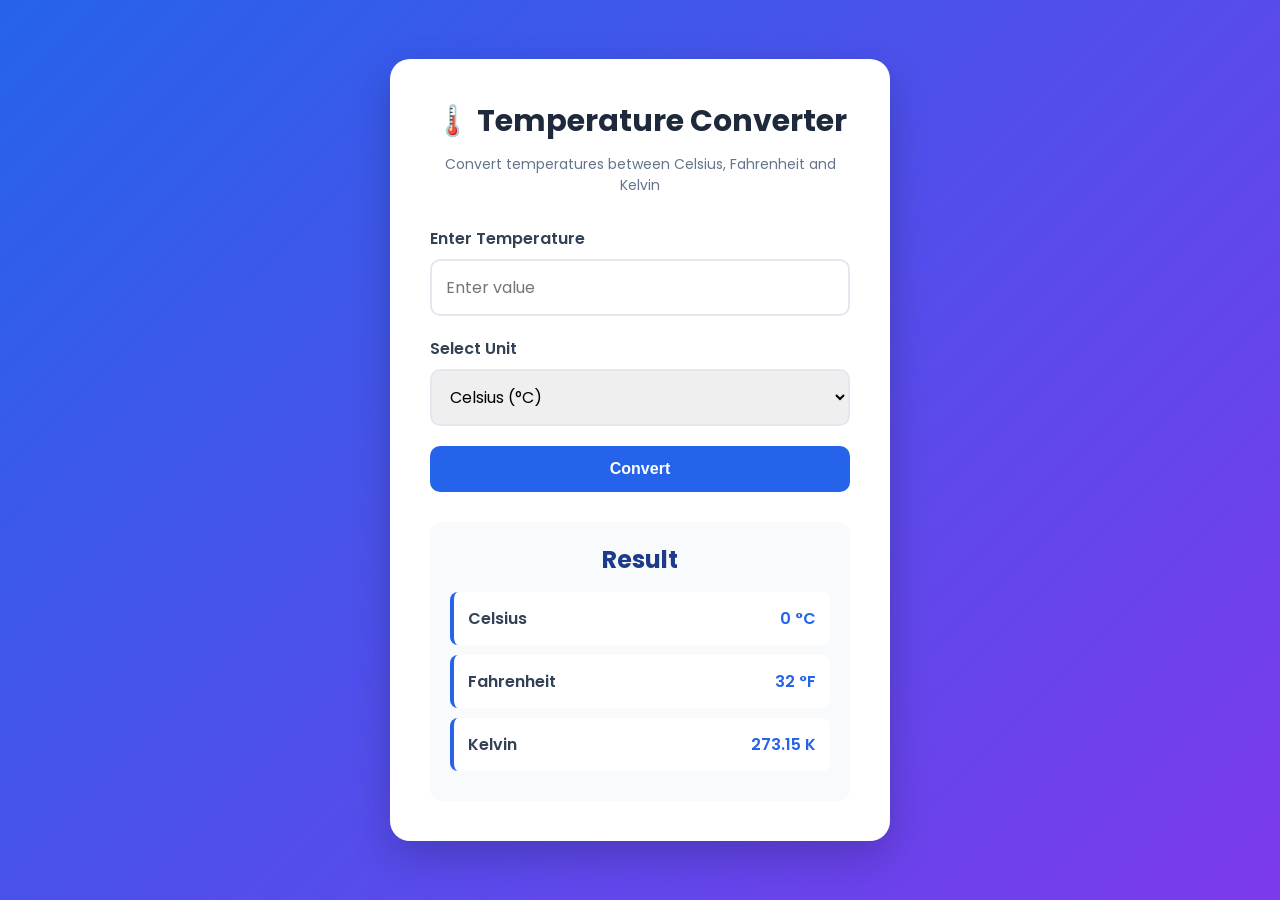
<file: index.html>
<!DOCTYPE html>
<html lang="en">

<head>
    <meta charset="UTF-8">
    <meta name="viewport" content="width=device-width, initial-scale=1.0">

    <title>Temperature Converter</title>

    <link rel="stylesheet" href="style.css">

    <link rel="preconnect" href="https://fonts.googleapis.com">
    <link rel="preconnect" href="https://fonts.gstatic.com" crossorigin>
    <link href="https://fonts.googleapis.com/css2?family=Poppins:wght@400;500;600;700&display=swap" rel="stylesheet">
</head>

<body>

    <div class="container">

        <div class="converter-box">

            <h1>🌡️ Temperature Converter</h1>

            <p class="subtitle">
                Convert temperatures between Celsius, Fahrenheit and Kelvin
            </p>

            <div class="input-group">
                <label for="temperature">Enter Temperature</label>

                <input
                    type="number"
                    id="temperature"
                    placeholder="Enter value"
                >
            </div>


            <div class="input-group">

                <label for="unit">Select Unit</label>

                <select id="unit">
                    <option value="celsius">Celsius (°C)</option>
                    <option value="fahrenheit">Fahrenheit (°F)</option>
                    <option value="kelvin">Kelvin (K)</option>
                </select>

            </div>


            <button onclick="convertTemperature()">
                Convert
            </button>


            <div class="result-box">

                <h2>Result</h2>

                <div class="result">
                    <p>Celsius</p>
                    <span id="celsius">0 °C</span>
                </div>

                <div class="result">
                    <p>Fahrenheit</p>
                    <span id="fahrenheit">32 °F</span>
                </div>

                <div class="result">
                    <p>Kelvin</p>
                    <span id="kelvin">273.15 K</span>
                </div>

            </div>

        </div>

    </div>

    <script src="script.js"></script>

</body>

</html>
</file>
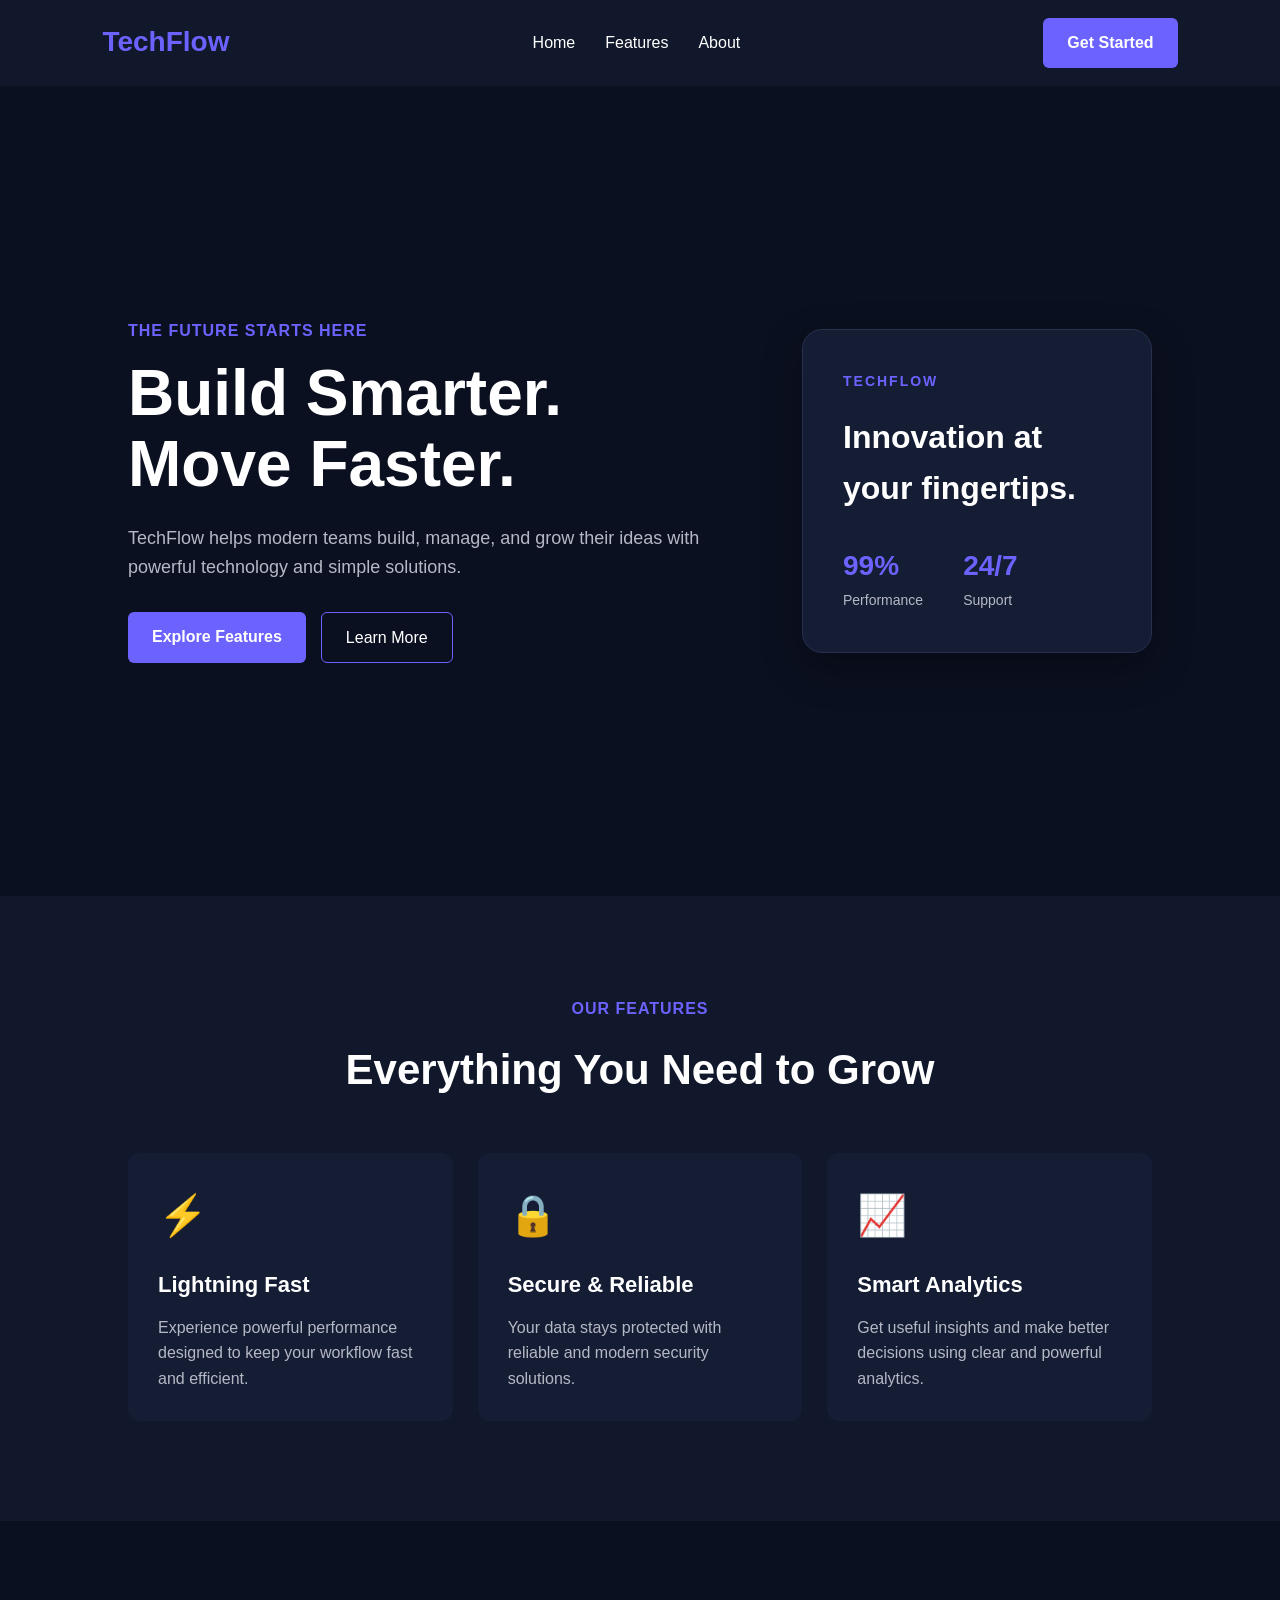
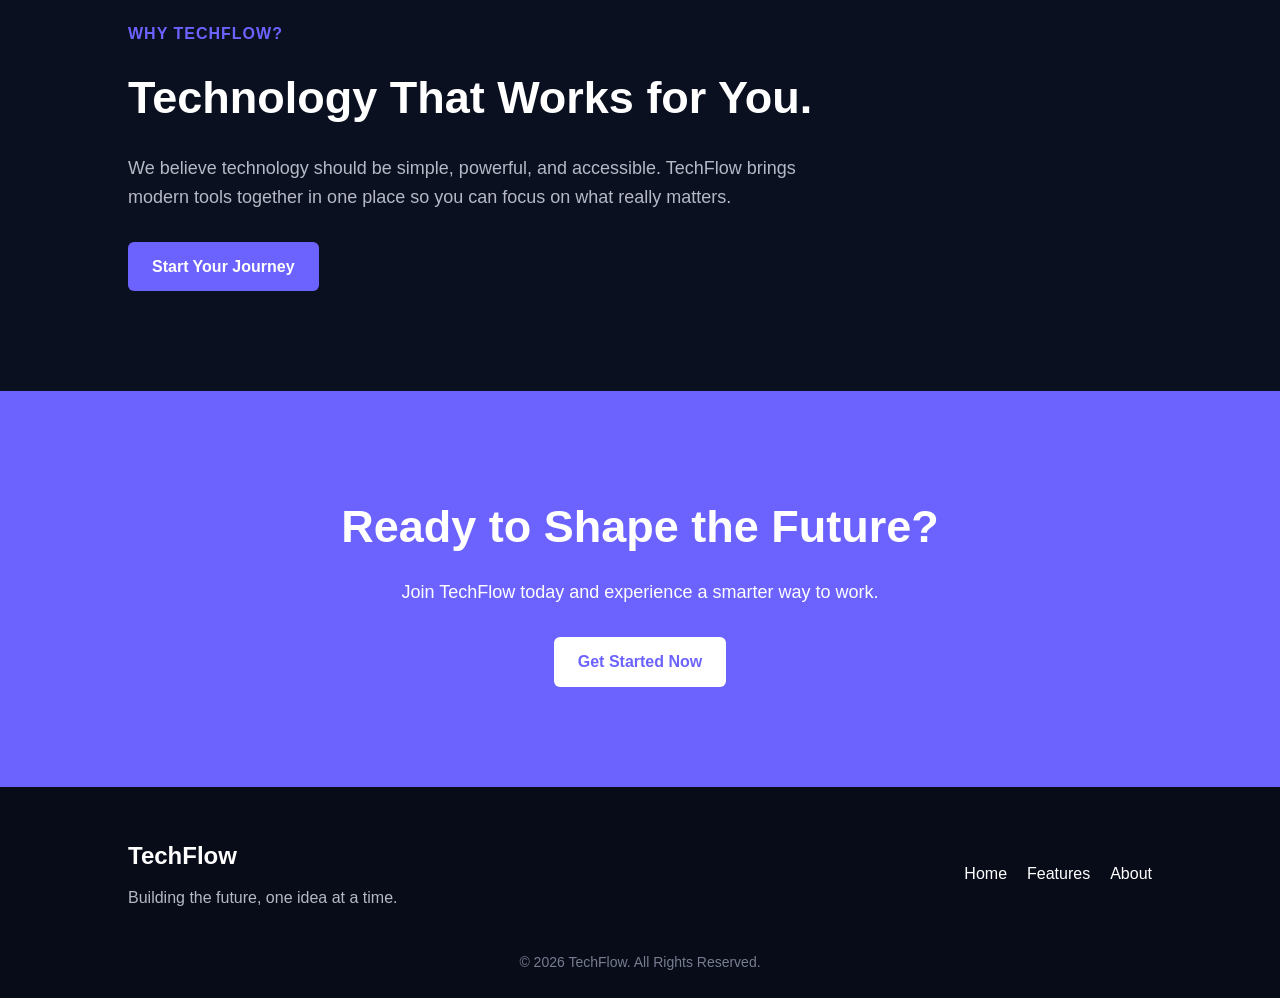
<file: WebDev-L1-LandingPage/index.html>
<!DOCTYPE html>
<html lang="en">

<head>
    <meta charset="UTF-8">
    <meta name="viewport" content="width=device-width, initial-scale=1.0">

    <title>TechFlow | Future of Technology</title>

    <link rel="stylesheet" href="style.css">
</head>

<body>

    <!-- Navigation Bar -->
    <nav class="navbar">
        <div class="logo">TechFlow</div>

        <ul class="nav-links">
            <li><a href="#home">Home</a></li>
            <li><a href="#features">Features</a></li>
            <li><a href="#about">About</a></li>
        </ul>

        <a href="#contact" class="nav-button">Get Started</a>
    </nav>


    <!-- Hero Section -->
    <section class="hero" id="home">

        <div class="hero-content">
            <p class="tag">THE FUTURE STARTS HERE</p>

            <h1>Build Smarter.<br>Move Faster.</h1>

            <p class="hero-text">
                TechFlow helps modern teams build, manage, and grow
                their ideas with powerful technology and simple solutions.
            </p>

            <div class="hero-buttons">
                <a href="#features" class="primary-button">
                    Explore Features
                </a>

                <a href="#about" class="secondary-button">
                    Learn More
                </a>
            </div>
        </div>


        <div class="hero-card">
            <p class="card-title">TECHFLOW</p>

            <h2>
                Innovation at<br>
                your fingertips.
            </h2>

            <div class="stats">

                <div class="stat">
                    <h3>99%</h3>
                    <p>Performance</p>
                </div>

                <div class="stat">
                    <h3>24/7</h3>
                    <p>Support</p>
                </div>

            </div>
        </div>

    </section>


    <!-- Features Section -->
    <section class="features" id="features">

        <div class="section-heading">
            <p class="tag">OUR FEATURES</p>
            <h2>Everything You Need to Grow</h2>
        </div>


        <div class="feature-container">

            <div class="feature-card">
                <div class="icon">⚡</div>

                <h3>Lightning Fast</h3>

                <p>
                    Experience powerful performance designed to keep
                    your workflow fast and efficient.
                </p>
            </div>


            <div class="feature-card">
                <div class="icon">🔒</div>

                <h3>Secure & Reliable</h3>

                <p>
                    Your data stays protected with reliable and
                    modern security solutions.
                </p>
            </div>


            <div class="feature-card">
                <div class="icon">📈</div>

                <h3>Smart Analytics</h3>

                <p>
                    Get useful insights and make better decisions
                    using clear and powerful analytics.
                </p>
            </div>

        </div>

    </section>


    <!-- About Section -->
    <section class="about" id="about">

        <div class="about-content">

            <p class="tag">WHY TECHFLOW?</p>

            <h2>Technology That Works for You.</h2>

            <p>
                We believe technology should be simple, powerful, and
                accessible. TechFlow brings modern tools together in one
                place so you can focus on what really matters.
            </p>

            <a href="#contact" class="primary-button">
                Start Your Journey
            </a>

        </div>

    </section>


    <!-- Contact / Call to Action -->
    <section class="contact" id="contact">

        <h2>Ready to Shape the Future?</h2>

        <p>
            Join TechFlow today and experience a smarter way to work.
        </p>

        <a href="#home" class="primary-button">
            Get Started Now
        </a>

    </section>


    <!-- Footer -->
    <footer>

        <div class="footer-content">

            <div>
                <h2>TechFlow</h2>

                <p>
                    Building the future, one idea at a time.
                </p>
            </div>


            <div class="footer-links">
                <a href="#home">Home</a>
                <a href="#features">Features</a>
                <a href="#about">About</a>
            </div>

        </div>


        <p class="copyright">
            © 2026 TechFlow. All Rights Reserved.
        </p>

    </footer>

</body>

</html>
</file>
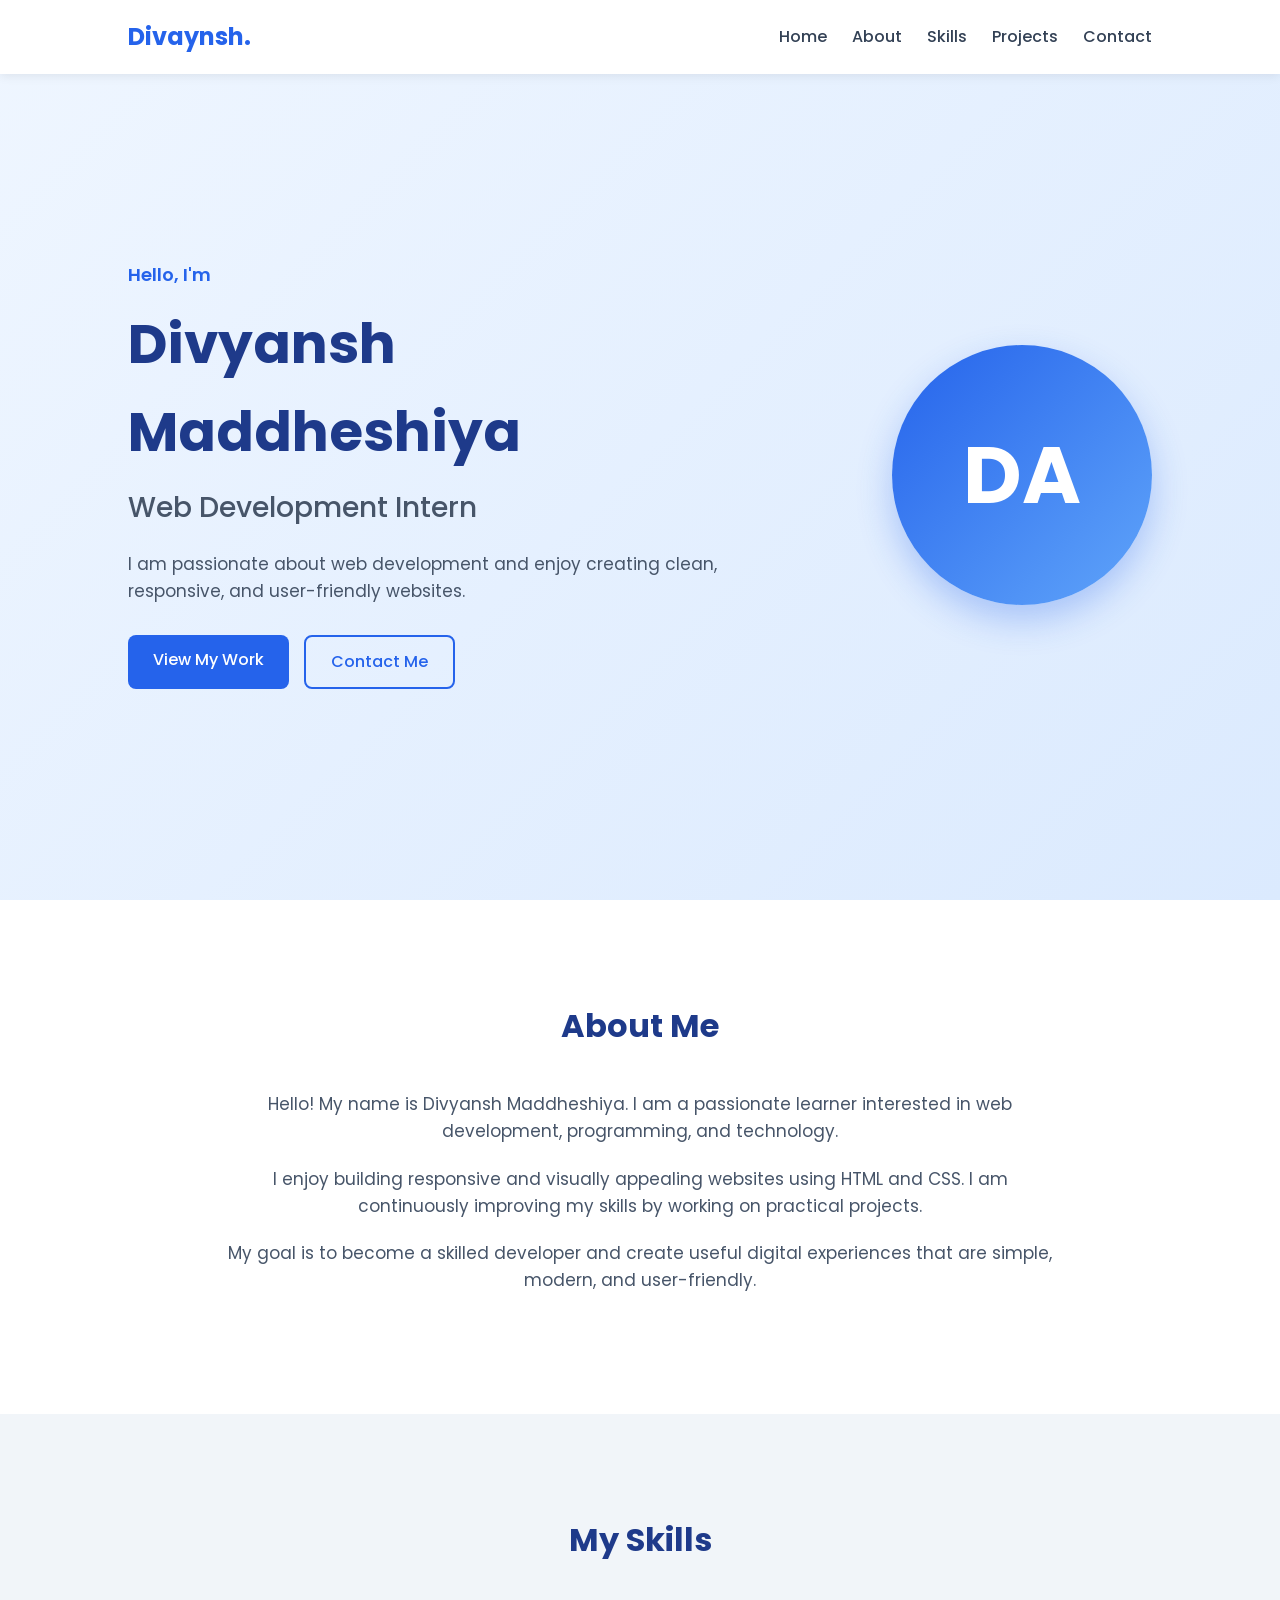
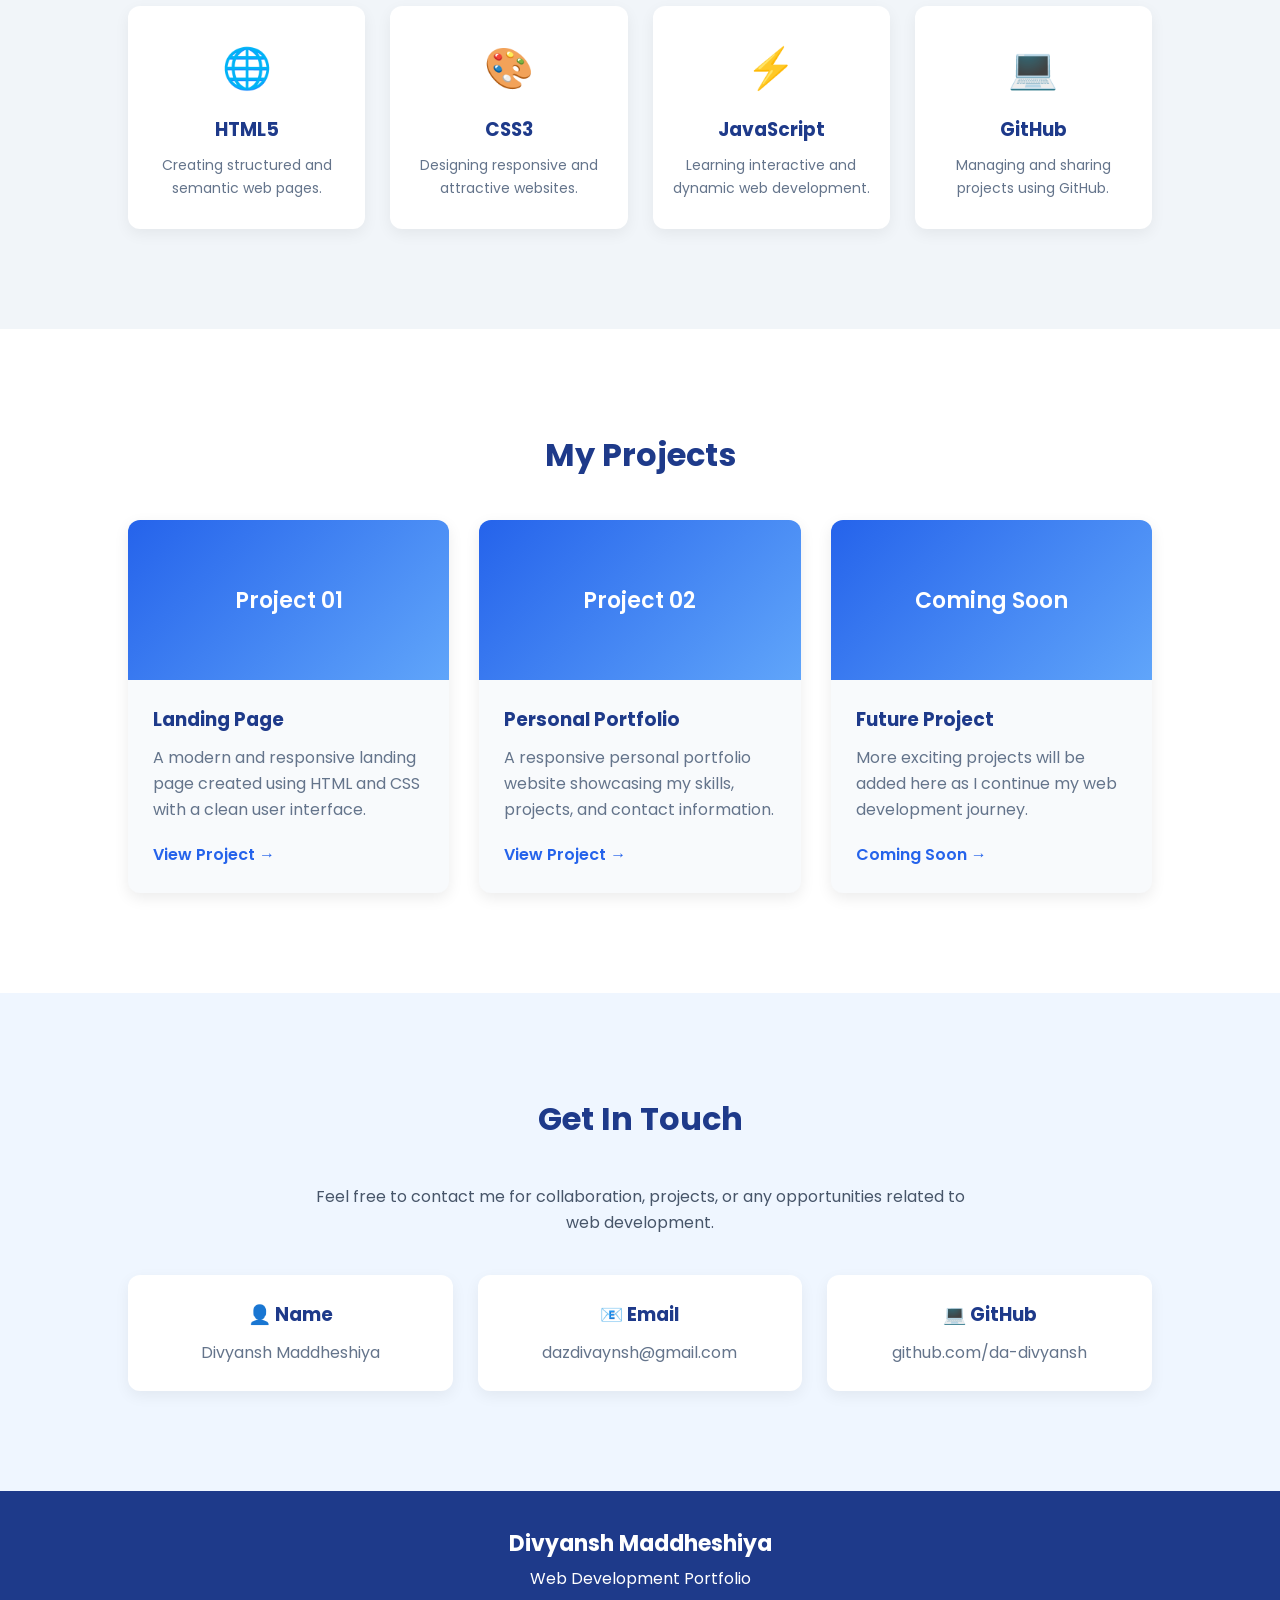
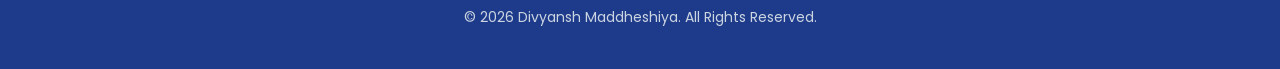
<file: WebDev-L1-PersonalPortfolio/index.html>
<!DOCTYPE html>
<html lang="en">
<head>
    <meta charset="UTF-8">
    <meta name="viewport" content="width=device-width, initial-scale=1.0">

    <title>Divyansh Maddheshiya | Portfolio</title>

    <link rel="stylesheet" href="style.css">

    <link rel="preconnect" href="https://fonts.googleapis.com">
    <link rel="preconnect" href="https://fonts.gstatic.com" crossorigin>
    <link href="https://fonts.googleapis.com/css2?family=Poppins:wght@400;500;600;700&display=swap" rel="stylesheet">
</head>

<body>

    <!-- Navigation Bar -->
    <nav class="navbar">
        <div class="logo">Divaynsh.</div>

        <ul class="nav-links">
            <li><a href="#home">Home</a></li>
            <li><a href="#about">About</a></li>
            <li><a href="#skills">Skills</a></li>
            <li><a href="#projects">Projects</a></li>
            <li><a href="#contact">Contact</a></li>
        </ul>
    </nav>


    <!-- Hero Section -->
    <section id="home" class="hero">

        <div class="hero-content">

            <div class="hero-text">
                <p class="hello">Hello, I'm</p>

                <h1>Divyansh Maddheshiya</h1>

                <h2>Web Development Intern</h2>

                <p class="hero-description">
                    I am passionate about web development and enjoy creating
                    clean, responsive, and user-friendly websites.
                </p>

                <div class="hero-buttons">
                    <a href="#projects" class="btn">View My Work</a>
                    <a href="#contact" class="btn btn-outline">Contact Me</a>
                </div>
            </div>

            <div class="hero-image">
                <div class="profile-circle">
                    <span>DA</span>
                </div>
            </div>

        </div>

    </section>


    <!-- About Section -->
    <section id="about" class="about section">

        <h2 class="section-title">About Me</h2>

        <div class="about-content">

            <p>
                Hello! My name is Divyansh Maddheshiya. I am a passionate learner
                interested in web development, programming, and technology.
            </p>

            <p>
                I enjoy building responsive and visually appealing websites
                using HTML and CSS. I am continuously improving my skills by
                working on practical projects.
            </p>

            <p>
                My goal is to become a skilled developer and create useful
                digital experiences that are simple, modern, and user-friendly.
            </p>

        </div>

    </section>


    <!-- Skills Section -->
    <section id="skills" class="skills section">

        <h2 class="section-title">My Skills</h2>

        <div class="skills-container">

            <div class="skill-card">
                <div class="skill-icon">🌐</div>
                <h3>HTML5</h3>
                <p>Creating structured and semantic web pages.</p>
            </div>

            <div class="skill-card">
                <div class="skill-icon">🎨</div>
                <h3>CSS3</h3>
                <p>Designing responsive and attractive websites.</p>
            </div>

            <div class="skill-card">
                <div class="skill-icon">⚡</div>
                <h3>JavaScript</h3>
                <p>Learning interactive and dynamic web development.</p>
            </div>

            <div class="skill-card">
                <div class="skill-icon">💻</div>
                <h3>GitHub</h3>
                <p>Managing and sharing projects using GitHub.</p>
            </div>

        </div>

    </section>


    <!-- Projects Section -->
    <section id="projects" class="projects section">

        <h2 class="section-title">My Projects</h2>

        <div class="projects-container">

            <!-- Project 1 -->
            <div class="project-card">

                <div class="project-image">
                    <span>Project 01</span>
                </div>

                <div class="project-content">
                    <h3>Landing Page</h3>

                    <p>
                        A modern and responsive landing page created using
                        HTML and CSS with a clean user interface.
                    </p>

                    <a href="#" class="project-btn">View Project →</a>
                </div>

            </div>


            <!-- Project 2 -->
            <div class="project-card">

                <div class="project-image">
                    <span>Project 02</span>
                </div>

                <div class="project-content">
                    <h3>Personal Portfolio</h3>

                    <p>
                        A responsive personal portfolio website showcasing
                        my skills, projects, and contact information.
                    </p>

                    <a href="#" class="project-btn">View Project →</a>
                </div>

            </div>


            <!-- Project 3 -->
            <div class="project-card">

                <div class="project-image">
                    <span>Coming Soon</span>
                </div>

                <div class="project-content">
                    <h3>Future Project</h3>

                    <p>
                        More exciting projects will be added here as I continue
                        my web development journey.
                    </p>

                    <a href="#" class="project-btn">Coming Soon →</a>
                </div>

            </div>

        </div>

    </section>


    <!-- Contact Section -->
    <section id="contact" class="contact section">

        <h2 class="section-title">Get In Touch</h2>

        <p class="contact-text">
            Feel free to contact me for collaboration, projects, or any
            opportunities related to web development.
        </p>

        <div class="contact-container">

            <div class="contact-card">
                <h3>👤 Name</h3>
                <p>Divyansh Maddheshiya</p>
            </div>

            <div class="contact-card">
                <h3>📧 Email</h3>
                <p>dazdivaynsh@gmail.com</p>
            </div>

            <div class="contact-card">
                <h3>💻 GitHub</h3>
                <p>github.com/da-divyansh</p>
            </div>

        </div>

    </section>


    <!-- Footer -->
    <footer>

        <h3>Divyansh Maddheshiya</h3>

        <p>Web Development Portfolio</p>

        <p class="copyright">
            © 2026 Divyansh Maddheshiya. All Rights Reserved.
        </p>

    </footer>

</body>
</html>
</file>
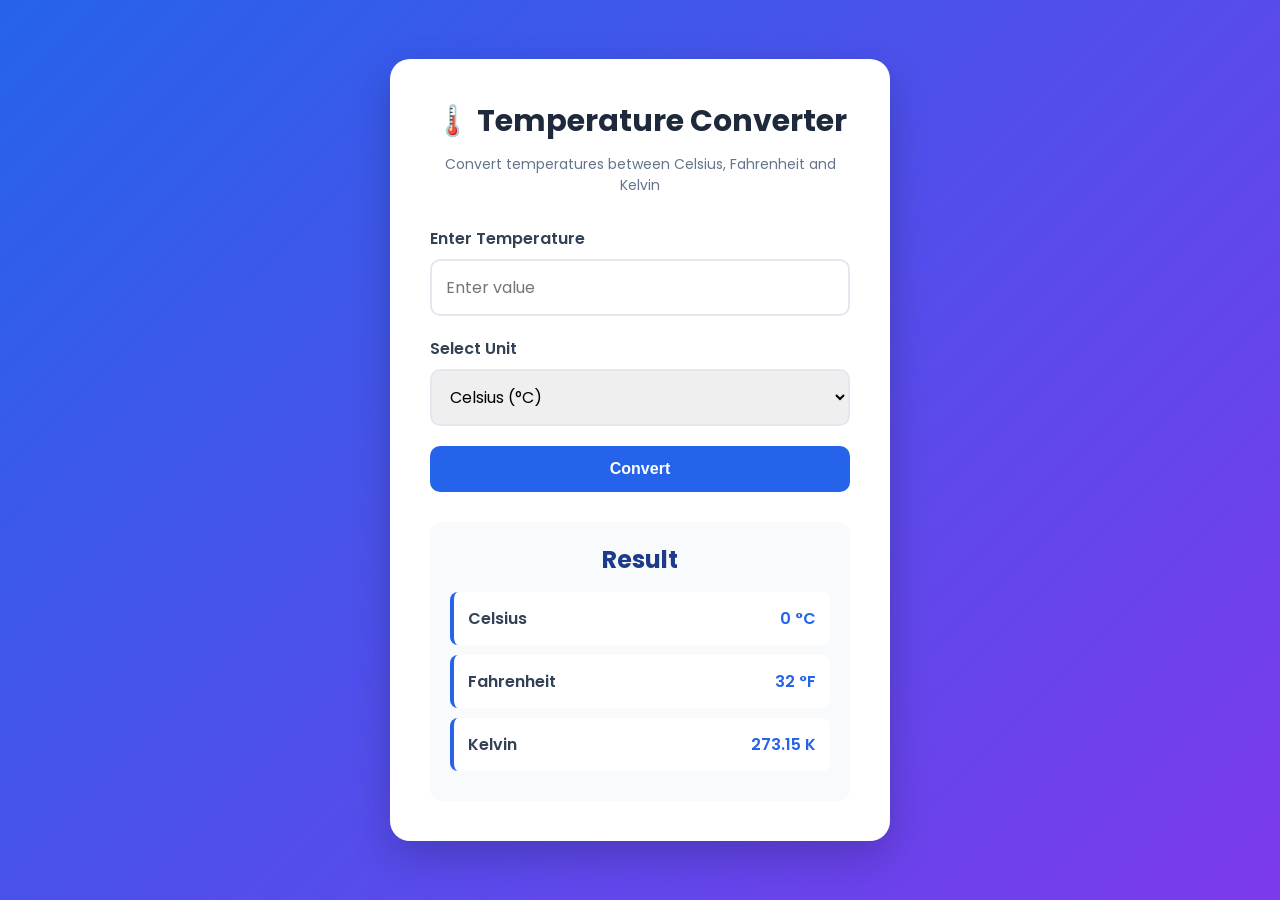
<file: WebDev-L1-TemperatureConverter/index.html>
<!DOCTYPE html>
<html lang="en">

<head>
    <meta charset="UTF-8">
    <meta name="viewport" content="width=device-width, initial-scale=1.0">

    <title>Temperature Converter</title>

    <link rel="stylesheet" href="style.css">

    <link rel="preconnect" href="https://fonts.googleapis.com">
    <link rel="preconnect" href="https://fonts.gstatic.com" crossorigin>
    <link href="https://fonts.googleapis.com/css2?family=Poppins:wght@400;500;600;700&display=swap" rel="stylesheet">
</head>

<body>

    <div class="container">

        <div class="converter-box">

            <h1>🌡️ Temperature Converter</h1>

            <p class="subtitle">
                Convert temperatures between Celsius, Fahrenheit and Kelvin
            </p>

            <div class="input-group">
                <label for="temperature">Enter Temperature</label>

                <input
                    type="number"
                    id="temperature"
                    placeholder="Enter value"
                >
            </div>


            <div class="input-group">

                <label for="unit">Select Unit</label>

                <select id="unit">
                    <option value="celsius">Celsius (°C)</option>
                    <option value="fahrenheit">Fahrenheit (°F)</option>
                    <option value="kelvin">Kelvin (K)</option>
                </select>

            </div>


            <button onclick="convertTemperature()">
                Convert
            </button>


            <div class="result-box">

                <h2>Result</h2>

                <div class="result">
                    <p>Celsius</p>
                    <span id="celsius">0 °C</span>
                </div>

                <div class="result">
                    <p>Fahrenheit</p>
                    <span id="fahrenheit">32 °F</span>
                </div>

                <div class="result">
                    <p>Kelvin</p>
                    <span id="kelvin">273.15 K</span>
                </div>

            </div>

        </div>

    </div>

    <script src="script.js"></script>

</body>

</html>
</file>
<file: style.css>
* {
    margin: 0;
    padding: 0;
    box-sizing: border-box;
}

body {
    font-family: "Poppins", sans-serif;
    background: linear-gradient(135deg, #2563eb, #7c3aed);
    min-height: 100vh;
    display: flex;
    justify-content: center;
    align-items: center;
    padding: 20px;
}

.container {
    width: 100%;
    max-width: 500px;
}

.converter-box {
    background-color: white;
    padding: 40px;
    border-radius: 20px;
    box-shadow: 0 15px 40px rgba(0, 0, 0, 0.2);
}

h1 {
    text-align: center;
    color: #1e293b;
    margin-bottom: 10px;
    font-size: 30px;
}

.subtitle {
    text-align: center;
    color: #64748b;
    font-size: 14px;
    margin-bottom: 30px;
}

.input-group {
    margin-bottom: 20px;
}

label {
    display: block;
    margin-bottom: 8px;
    font-weight: 600;
    color: #334155;
}

input,
select {
    width: 100%;
    padding: 14px;
    border: 2px solid #e2e8f0;
    border-radius: 10px;
    font-size: 16px;
    font-family: "Poppins", sans-serif;
    outline: none;
}

input:focus,
select:focus {
    border-color: #2563eb;
}

button {
    width: 100%;
    padding: 14px;
    border: none;
    border-radius: 10px;
    background-color: #2563eb;
    color: white;
    font-size: 16px;
    font-weight: 600;
    cursor: pointer;
    transition: 0.3s;
}

button:hover {
    background-color: #1d4ed8;
    transform: translateY(-2px);
}

.result-box {
    margin-top: 30px;
    background-color: #f8fafc;
    padding: 20px;
    border-radius: 12px;
}

.result-box h2 {
    text-align: center;
    color: #1e3a8a;
    margin-bottom: 15px;
}

.result {
    display: flex;
    justify-content: space-between;
    align-items: center;
    background-color: white;
    padding: 14px;
    margin-bottom: 10px;
    border-radius: 8px;
    border-left: 4px solid #2563eb;
}

.result p {
    font-weight: 600;
    color: #334155;
}

.result span {
    color: #2563eb;
    font-weight: 600;
}

@media (max-width: 500px) {

    .converter-box {
        padding: 25px;
    }

    h1 {
        font-size: 24px;
    }

}
</file>
<file: WebDev-L1-LandingPage/style.css>
/* Reset and Basic Styling */
* {
    margin: 0;
    padding: 0;
    box-sizing: border-box;
}

html {
    scroll-behavior: smooth;
}

body {
    font-family: Arial, sans-serif;
    background-color: #0b1020;
    color: #ffffff;
    line-height: 1.6;
}

/* Navigation Bar */
.navbar {
    position: sticky;
    top: 0;
    z-index: 1000;

    display: flex;
    justify-content: space-between;
    align-items: center;

    padding: 18px 8%;
    background-color: #11182b;
}

.logo {
    font-size: 28px;
    font-weight: bold;
    color: #6c63ff;
}

.nav-links {
    display: flex;
    list-style: none;
    gap: 30px;
}

.nav-links a {
    color: white;
    text-decoration: none;
    font-size: 16px;
}

.nav-links a:hover {
    color: #6c63ff;
}

.nav-button,
.primary-button {
    display: inline-block;
    padding: 12px 24px;
    background-color: #6c63ff;
    color: white;
    text-decoration: none;
    border-radius: 6px;
    font-weight: bold;
}

.nav-button:hover,
.primary-button:hover {
    background-color: #554ee0;
}

/* Hero Section */
.hero {
    min-height: 90vh;
    display: flex;
    justify-content: space-between;
    align-items: center;
    gap: 50px;

    padding: 80px 10%;
}

.hero-content {
    max-width: 600px;
}

.tag {
    color: #6c63ff;
    font-weight: bold;
    letter-spacing: 1px;
    margin-bottom: 15px;
}

.hero h1 {
    font-size: 64px;
    line-height: 1.1;
    margin-bottom: 25px;
}

.hero-text {
    color: #b5b8c5;
    font-size: 18px;
    margin-bottom: 30px;
}

.hero-buttons {
    display: flex;
    gap: 15px;
    flex-wrap: wrap;
}

.secondary-button {
    display: inline-block;
    padding: 12px 24px;
    border: 1px solid #6c63ff;
    color: white;
    text-decoration: none;
    border-radius: 6px;
}

.secondary-button:hover {
    background-color: #6c63ff;
}

/* Hero Card */
.hero-card {
    width: 350px;
    padding: 40px;

    background-color: #151d35;
    border: 1px solid #28304d;
    border-radius: 20px;

    box-shadow: 0 15px 40px rgba(0, 0, 0, 0.3);
}

.card-title {
    color: #6c63ff;
    font-size: 14px;
    font-weight: bold;
    letter-spacing: 2px;
}

.hero-card h2 {
    font-size: 32px;
    margin: 20px 0;
}

.stats {
    display: flex;
    gap: 40px;
    margin-top: 30px;
}

.stat h3 {
    font-size: 28px;
    color: #6c63ff;
}

.stat p {
    color: #b5b8c5;
    font-size: 14px;
}

/* Features Section */
.features {
    padding: 100px 10%;
    background-color: #11182b;
}

.section-heading {
    text-align: center;
    margin-bottom: 50px;
}

.section-heading h2 {
    font-size: 42px;
}

.feature-container {
    display: grid;
    grid-template-columns: repeat(3, 1fr);
    gap: 25px;
}

.feature-card {
    padding: 30px;
    background-color: #151d35;
    border-radius: 12px;
    transition: transform 0.3s ease;
}

.feature-card:hover {
    transform: translateY(-8px);
}

.icon {
    font-size: 40px;
    margin-bottom: 20px;
}

.feature-card h3 {
    font-size: 22px;
    margin-bottom: 12px;
}

.feature-card p {
    color: #b5b8c5;
}

/* About Section */
.about {
    padding: 100px 10%;
}

.about-content {
    max-width: 700px;
}

.about h2 {
    font-size: 45px;
    margin-bottom: 20px;
}

.about-content p:not(.tag) {
    color: #b5b8c5;
    margin-bottom: 30px;
    font-size: 18px;
}

/* Contact Section */
.contact {
    text-align: center;
    padding: 100px 10%;
    background-color: #6c63ff;
}

.contact h2 {
    font-size: 45px;
    margin-bottom: 15px;
}

.contact p {
    margin-bottom: 30px;
    font-size: 18px;
}

.contact .primary-button {
    background-color: #ffffff;
    color: #6c63ff;
}

/* Footer */
footer {
    padding: 50px 10% 25px;
    background-color: #080c18;
}

.footer-content {
    display: flex;
    justify-content: space-between;
    gap: 30px;
}

.footer-content h2 {
    margin-bottom: 10px;
}

.footer-content p {
    color: #b5b8c5;
}

.footer-links {
    display: flex;
    gap: 20px;
    align-items: center;
}

.footer-links a {
    color: white;
    text-decoration: none;
}

.footer-links a:hover {
    color: #6c63ff;
}

.copyright {
    text-align: center;
    margin-top: 40px;
    color: #777d91;
    font-size: 14px;
}

/* Mobile Responsive Design */
@media (max-width: 768px) {

    .navbar {
        flex-direction: column;
        gap: 15px;
    }

    .nav-links {
        gap: 15px;
    }

    .hero {
        flex-direction: column;
        text-align: center;
        padding: 70px 8%;
    }

    .hero h1 {
        font-size: 45px;
    }

    .hero-buttons {
        justify-content: center;
    }

    .hero-card {
        width: 100%;
        max-width: 350px;
    }

    .feature-container {
        grid-template-columns: 1fr;
    }

    .section-heading h2,
    .about h2,
    .contact h2 {
        font-size: 34px;
    }

    .about {
        text-align: center;
    }

    .footer-content {
        flex-direction: column;
        text-align: center;
    }

    .footer-links {
        justify-content: center;
        flex-wrap: wrap;
    }
}
</file>
<file: WebDev-L1-PersonalPortfolio/style.css>
/* Reset and Basic Styling */

* {
    margin: 0;
    padding: 0;
    box-sizing: border-box;
}

html {
    scroll-behavior: smooth;
}

body {
    font-family: "Poppins", sans-serif;
    background-color: #f8fafc;
    color: #1e293b;
    line-height: 1.6;
}


/* Navigation Bar */

.navbar {
    position: fixed;
    top: 0;
    left: 0;
    width: 100%;
    background-color: #ffffff;
    display: flex;
    justify-content: space-between;
    align-items: center;
    padding: 18px 10%;
    box-shadow: 0 2px 10px rgba(0, 0, 0, 0.08);
    z-index: 1000;
}

.logo {
    font-size: 24px;
    font-weight: 700;
    color: #2563eb;
}

.nav-links {
    display: flex;
    list-style: none;
    gap: 25px;
}

.nav-links a {
    text-decoration: none;
    color: #334155;
    font-weight: 500;
    transition: 0.3s;
}

.nav-links a:hover {
    color: #2563eb;
}


/* General Section */

.section {
    padding: 100px 10%;
}

.section-title {
    text-align: center;
    font-size: 32px;
    margin-bottom: 40px;
    color: #1e3a8a;
}


/* Hero Section */

.hero {
    min-height: 100vh;
    display: flex;
    align-items: center;
    padding: 120px 10% 70px;
    background: linear-gradient(135deg, #eff6ff, #dbeafe);
}

.hero-content {
    width: 100%;
    display: flex;
    align-items: center;
    justify-content: space-between;
    gap: 50px;
}

.hero-text {
    max-width: 600px;
}

.hello {
    color: #2563eb;
    font-weight: 600;
    font-size: 18px;
}

.hero h1 {
    font-size: 55px;
    color: #1e3a8a;
    margin: 10px 0;
}

.hero h2 {
    font-size: 28px;
    font-weight: 500;
    color: #475569;
    margin-bottom: 20px;
}

.hero-description {
    font-size: 17px;
    margin-bottom: 30px;
    color: #475569;
}

.hero-buttons {
    display: flex;
    gap: 15px;
}

.btn {
    display: inline-block;
    padding: 12px 25px;
    background-color: #2563eb;
    color: white;
    text-decoration: none;
    border-radius: 8px;
    font-weight: 500;
    transition: 0.3s;
}

.btn:hover {
    background-color: #1d4ed8;
    transform: translateY(-2px);
}

.btn-outline {
    background-color: transparent;
    border: 2px solid #2563eb;
    color: #2563eb;
}

.btn-outline:hover {
    background-color: #2563eb;
    color: white;
}


/* Profile Circle */

.hero-image {
    display: flex;
    justify-content: center;
    align-items: center;
}

.profile-circle {
    width: 260px;
    height: 260px;
    border-radius: 50%;
    background: linear-gradient(135deg, #2563eb, #60a5fa);
    display: flex;
    justify-content: center;
    align-items: center;
    box-shadow: 0 15px 35px rgba(37, 99, 235, 0.3);
}

.profile-circle span {
    font-size: 80px;
    font-weight: 700;
    color: white;
}


/* About Section */

.about {
    background-color: white;
}

.about-content {
    max-width: 850px;
    margin: auto;
    text-align: center;
}

.about-content p {
    margin-bottom: 20px;
    color: #475569;
    font-size: 17px;
}


/* Skills Section */

.skills {
    background-color: #f1f5f9;
}

.skills-container {
    display: grid;
    grid-template-columns: repeat(4, 1fr);
    gap: 25px;
}

.skill-card {
    background-color: white;
    padding: 30px 20px;
    text-align: center;
    border-radius: 12px;
    box-shadow: 0 5px 15px rgba(0, 0, 0, 0.06);
    transition: 0.3s;
}

.skill-card:hover {
    transform: translateY(-8px);
}

.skill-icon {
    font-size: 40px;
    margin-bottom: 15px;
}

.skill-card h3 {
    color: #1e3a8a;
    margin-bottom: 10px;
}

.skill-card p {
    color: #64748b;
    font-size: 14px;
}


/* Projects Section */

.projects {
    background-color: white;
}

.projects-container {
    display: grid;
    grid-template-columns: repeat(3, 1fr);
    gap: 30px;
}

.project-card {
    background-color: #f8fafc;
    border-radius: 12px;
    overflow: hidden;
    box-shadow: 0 5px 15px rgba(0, 0, 0, 0.08);
    transition: 0.3s;
}

.project-card:hover {
    transform: translateY(-8px);
}

.project-image {
    height: 160px;
    background: linear-gradient(135deg, #2563eb, #60a5fa);
    display: flex;
    align-items: center;
    justify-content: center;
}

.project-image span {
    color: white;
    font-size: 22px;
    font-weight: 600;
}

.project-content {
    padding: 25px;
}

.project-content h3 {
    color: #1e3a8a;
    margin-bottom: 10px;
}

.project-content p {
    color: #64748b;
    margin-bottom: 20px;
}

.project-btn {
    color: #2563eb;
    text-decoration: none;
    font-weight: 600;
}


/* Contact Section */

.contact {
    background-color: #eff6ff;
    text-align: center;
}

.contact-text {
    max-width: 650px;
    margin: 0 auto 40px;
    color: #475569;
}

.contact-container {
    display: grid;
    grid-template-columns: repeat(3, 1fr);
    gap: 25px;
}

.contact-card {
    background-color: white;
    padding: 25px;
    border-radius: 12px;
    box-shadow: 0 5px 15px rgba(0, 0, 0, 0.06);
}

.contact-card h3 {
    color: #1e3a8a;
    margin-bottom: 10px;
}

.contact-card p {
    color: #64748b;
    word-break: break-word;
}


/* Footer */

footer {
    background-color: #1e3a8a;
    color: white;
    text-align: center;
    padding: 35px 20px;
}

footer h3 {
    font-size: 22px;
    margin-bottom: 5px;
}

footer p {
    margin: 5px 0;
}

.copyright {
    margin-top: 15px;
    font-size: 14px;
    color: #cbd5e1;
}


/* Responsive Design */

@media (max-width: 900px) {

    .hero-content {
        flex-direction: column-reverse;
        text-align: center;
    }

    .hero-buttons {
        justify-content: center;
    }

    .skills-container {
        grid-template-columns: repeat(2, 1fr);
    }

    .projects-container {
        grid-template-columns: repeat(2, 1fr);
    }

    .contact-container {
        grid-template-columns: 1fr;
    }

}


@media (max-width: 600px) {

    .navbar {
        flex-direction: column;
        gap: 12px;
        padding: 15px 5%;
    }

    .nav-links {
        gap: 12px;
        flex-wrap: wrap;
        justify-content: center;
    }

    .nav-links a {
        font-size: 14px;
    }

    .hero {
        padding: 170px 7% 70px;
    }

    .section {
        padding: 70px 7%;
    }

    .hero h1 {
        font-size: 40px;
    }

    .hero h2 {
        font-size: 22px;
    }

    .profile-circle {
        width: 200px;
        height: 200px;
    }

    .profile-circle span {
        font-size: 60px;
    }

    .skills-container,
    .projects-container {
        grid-template-columns: 1fr;
    }

    .section-title {
        font-size: 28px;
    }

    .hero-buttons {
        flex-direction: column;
        align-items: center;
    }

}
</file>
<file: WebDev-L1-TemperatureConverter/style.css>
* {
    margin: 0;
    padding: 0;
    box-sizing: border-box;
}

body {
    font-family: "Poppins", sans-serif;
    background: linear-gradient(135deg, #2563eb, #7c3aed);
    min-height: 100vh;
    display: flex;
    justify-content: center;
    align-items: center;
    padding: 20px;
}

.container {
    width: 100%;
    max-width: 500px;
}

.converter-box {
    background-color: white;
    padding: 40px;
    border-radius: 20px;
    box-shadow: 0 15px 40px rgba(0, 0, 0, 0.2);
}

h1 {
    text-align: center;
    color: #1e293b;
    margin-bottom: 10px;
    font-size: 30px;
}

.subtitle {
    text-align: center;
    color: #64748b;
    font-size: 14px;
    margin-bottom: 30px;
}

.input-group {
    margin-bottom: 20px;
}

label {
    display: block;
    margin-bottom: 8px;
    font-weight: 600;
    color: #334155;
}

input,
select {
    width: 100%;
    padding: 14px;
    border: 2px solid #e2e8f0;
    border-radius: 10px;
    font-size: 16px;
    font-family: "Poppins", sans-serif;
    outline: none;
}

input:focus,
select:focus {
    border-color: #2563eb;
}

button {
    width: 100%;
    padding: 14px;
    border: none;
    border-radius: 10px;
    background-color: #2563eb;
    color: white;
    font-size: 16px;
    font-weight: 600;
    cursor: pointer;
    transition: 0.3s;
}

button:hover {
    background-color: #1d4ed8;
    transform: translateY(-2px);
}

.result-box {
    margin-top: 30px;
    background-color: #f8fafc;
    padding: 20px;
    border-radius: 12px;
}

.result-box h2 {
    text-align: center;
    color: #1e3a8a;
    margin-bottom: 15px;
}

.result {
    display: flex;
    justify-content: space-between;
    align-items: center;
    background-color: white;
    padding: 14px;
    margin-bottom: 10px;
    border-radius: 8px;
    border-left: 4px solid #2563eb;
}

.result p {
    font-weight: 600;
    color: #334155;
}

.result span {
    color: #2563eb;
    font-weight: 600;
}

@media (max-width: 500px) {

    .converter-box {
        padding: 25px;
    }

    h1 {
        font-size: 24px;
    }

}
</file>
